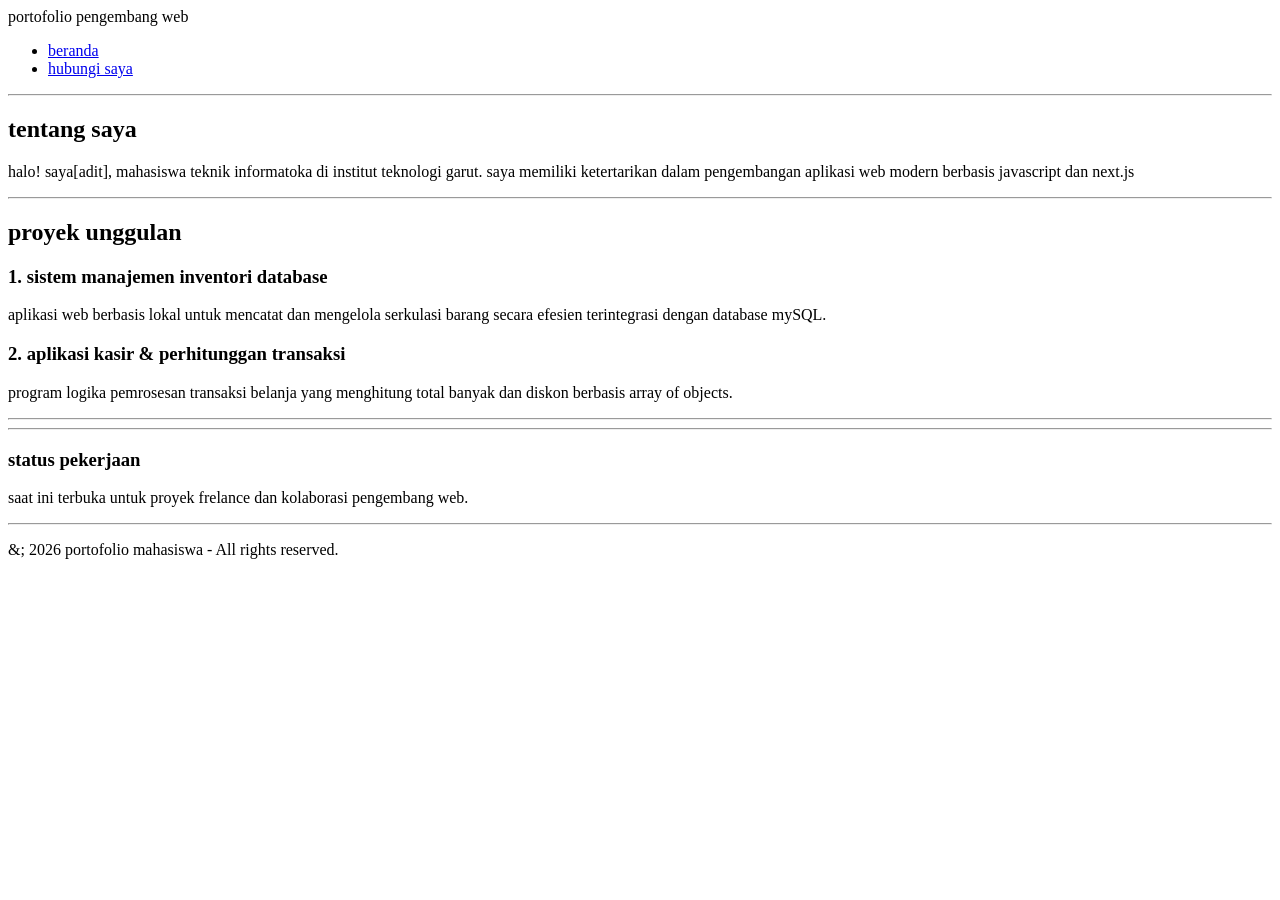
<file: pertemuan 2/index.html>
<!DOCTYPE html>
<html lang="id">
<head>
        <meta charset="UTF-8">
        <meta name="viewport" content="width=device-width, initial-scale=1.0">
        <title>Modul 2 - Web portofolio Mahasiswa </title>
</head>
<body>
    <hl>portofolio pengembang web</hl>
    <nav>
        <ul>
            <li><a href="index.html">beranda</a></li>
            <li><a href="kontek.html">hubungi saya</a></li>

        </ul>
    </nav>
</header>
<hr>
<main>
    <section id="tentang">
        <h2>tentang saya</h2>
        <p>halo! saya[adit], mahasiswa teknik informatoka di institut teknologi garut. saya memiliki ketertarikan dalam pengembangan aplikasi web modern berbasis javascript dan next.js</p>
           
    </section>

           
    <hr>

    <section id="proyek">
        <h2>proyek unggulan</h2>

        <article>
            <header>
                <h3>1. sistem manajemen inventori database</h3>
                <p>aplikasi web berbasis lokal untuk mencatat dan mengelola serkulasi barang secara efesien terintegrasi dengan database mySQL.</p>
                
        </article>

        <article>
            <header>
                <h3>2. aplikasi kasir & perhitunggan transaksi</h3>
                <p>program logika pemrosesan transaksi belanja yang menghitung total banyak dan diskon berbasis array of objects.</p>
            </article>
        </section>

        <hr>
    </main>
    <hr>

    <aside>
        <h3>status pekerjaan</h3>
        <p>saat ini terbuka untuk proyek frelance dan kolaborasi pengembang web.</p>
    </aside>

    <hr>

    <footer>
        <p>&; 2026 portofolio mahasiswa - All rights reserved.</p>
    <footer>

</body>
</html>
</file>
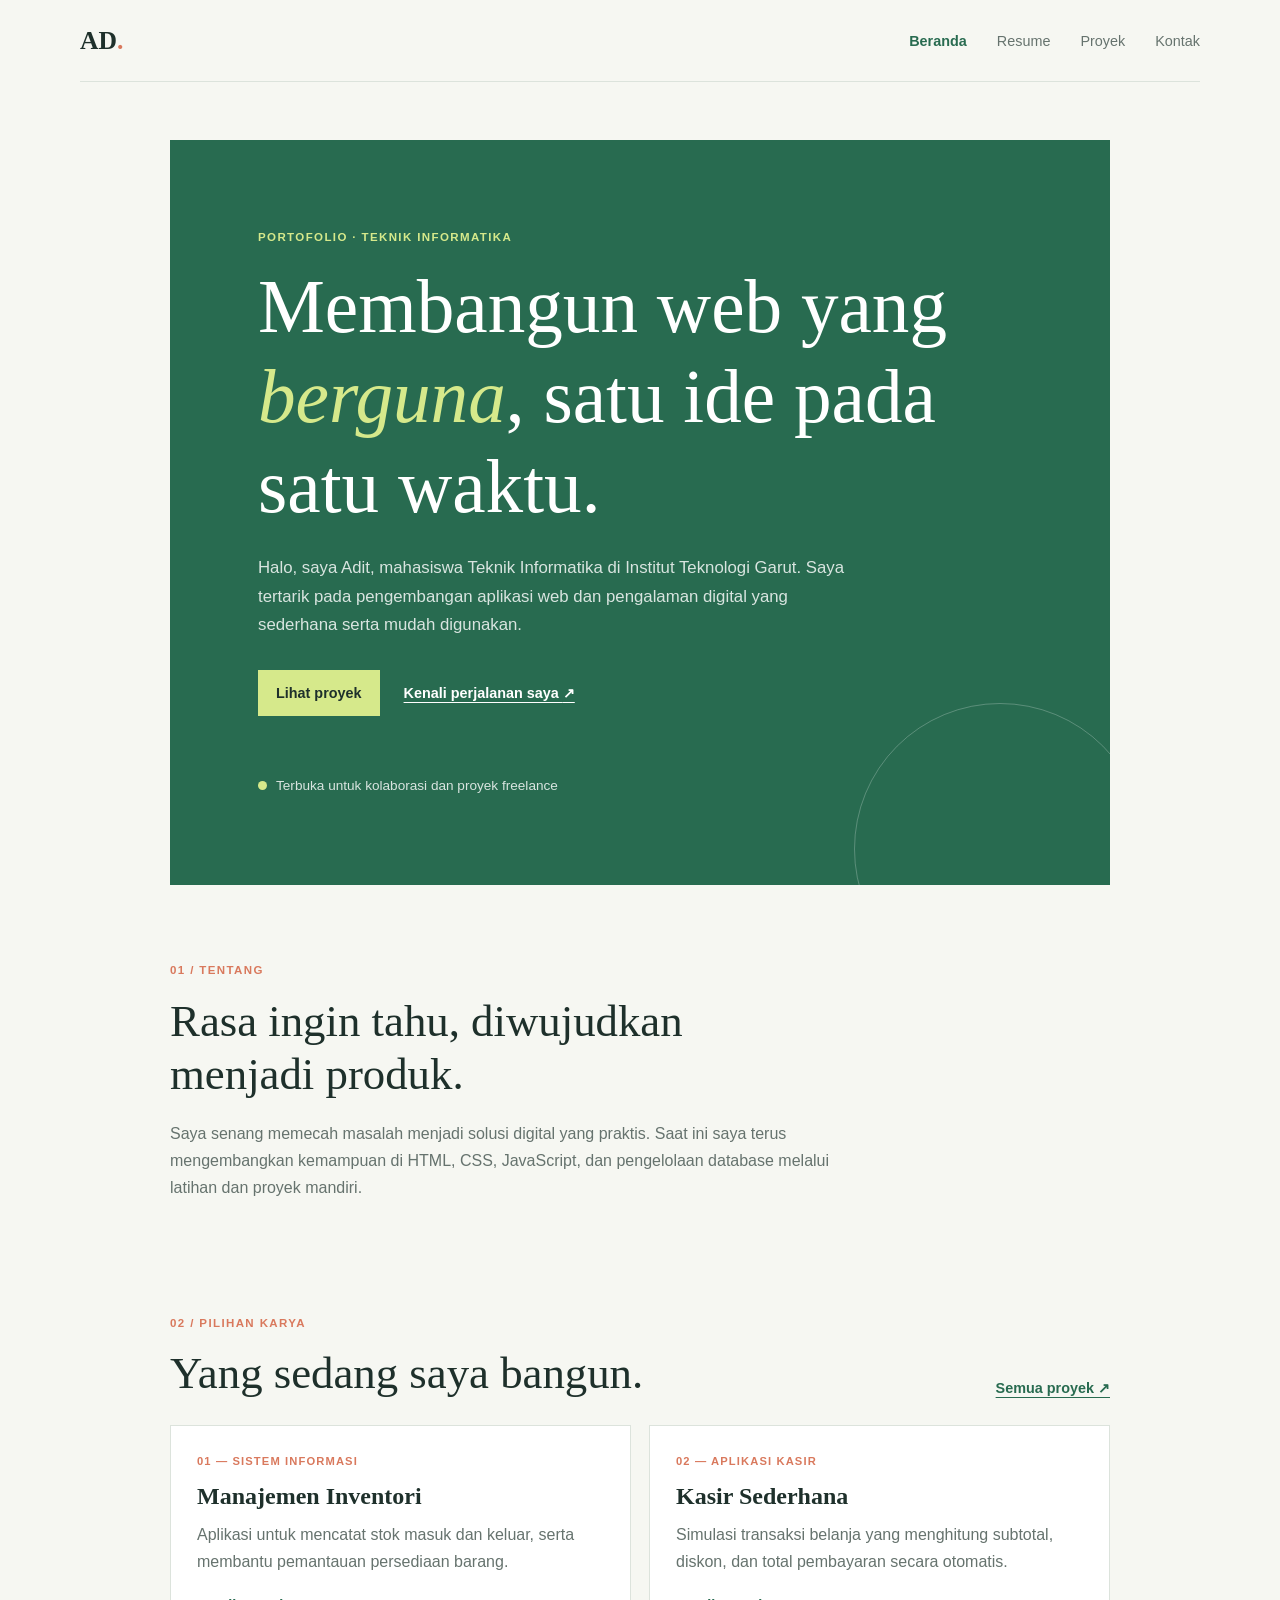
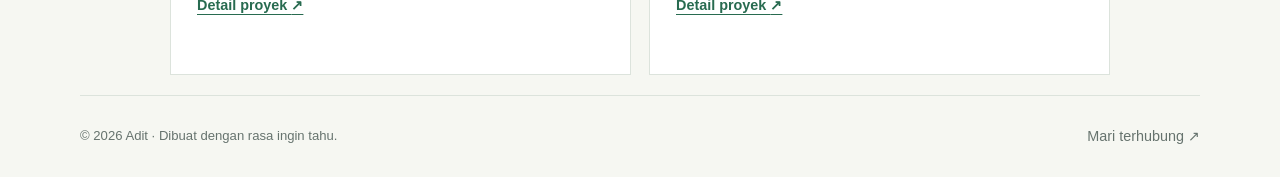
<file: pertemuan 3/index.html>
<!DOCTYPE html>
<!DOCTYPE html>
<html lang="id">
<head>
    <meta charset="UTF-8">
    <meta name="viewport" content="width=device-width, initial-scale=1.0">
    <meta name="description" content="Portofolio Adit, mahasiswa Teknik Informatika dan pengembang web.">
    <title>Beranda | Portofolio Adit</title>
    <link rel="stylesheet" href="style.css">
</head>
<body>
    <header class="site-header">
        <a class="brand" href="index.html">AD<span>.</span></a>
        <nav aria-label="Navigasi utama">
            <ul>
                <li><a aria-current="page" href="index.html">Beranda</a></li>
                <li><a href="resume.html">Resume</a></li>
                <li><a href="project.html">Proyek</a></li>
                <li><a href="kontak.html">Kontak</a></li>
            </ul>
        </nav>
    </header>

    <main>
        <section class="hero">
            <p class="eyebrow">PORTOFOLIO · TEKNIK INFORMATIKA</p>
            <h1>Membangun web yang <span>berguna</span>, satu ide pada satu waktu.</h1>
            <p class="hero-copy">Halo, saya Adit, mahasiswa Teknik Informatika di Institut Teknologi Garut. Saya tertarik pada pengembangan aplikasi web dan pengalaman digital yang sederhana serta mudah digunakan.</p>
            <div class="hero-actions">
                <a class="button" href="project.html">Lihat proyek</a>
                <a class="text-link" href="resume.html">Kenali perjalanan saya <span aria-hidden="true">↗</span></a>
            </div>
            <div class="hero-note"><span class="status-dot"></span> Terbuka untuk kolaborasi dan proyek freelance</div>
        </section>

        <section class="content-section" aria-labelledby="about-title">
            <div class="section-heading">
                <p class="eyebrow">01 / TENTANG</p>
                <h2 id="about-title">Rasa ingin tahu, diwujudkan menjadi produk.</h2>
            </div>
            <p class="section-copy">Saya senang memecah masalah menjadi solusi digital yang praktis. Saat ini saya terus mengembangkan kemampuan di HTML, CSS, JavaScript, dan pengelolaan database melalui latihan dan proyek mandiri.</p>
        </section>

        <section class="content-section" aria-labelledby="featured-title">
            <div class="section-heading section-heading-row">
                <div>
                    <p class="eyebrow">02 / PILIHAN KARYA</p>
                    <h2 id="featured-title">Yang sedang saya bangun.</h2>
                </div>
                <a class="text-link" href="project.html">Semua proyek <span aria-hidden="true">↗</span></a>
            </div>
            <div class="project-grid">
                <article class="project-card">
                    <p class="project-number">01 — SISTEM INFORMASI</p>
                    <h3>Manajemen Inventori</h3>
                    <p>Aplikasi untuk mencatat stok masuk dan keluar, serta membantu pemantauan persediaan barang.</p>
                    <a class="text-link" href="project.html#inventori">Detail proyek <span aria-hidden="true">↗</span></a>
                </article>
                <article class="project-card">
                    <p class="project-number">02 — APLIKASI KASIR</p>
                    <h3>Kasir Sederhana</h3>
                    <p>Simulasi transaksi belanja yang menghitung subtotal, diskon, dan total pembayaran secara otomatis.</p>
                    <a class="text-link" href="project.html#kasir">Detail proyek <span aria-hidden="true">↗</span></a>
                </article>
            </div>
        </section>
    </main>

    <footer class="site-footer">
        <p>© 2026 Adit · Dibuat dengan rasa ingin tahu.</p>
        <a href="kontak.html">Mari terhubung <span aria-hidden="true">↗</span></a>
    </footer>
</body>
</html>
</file>
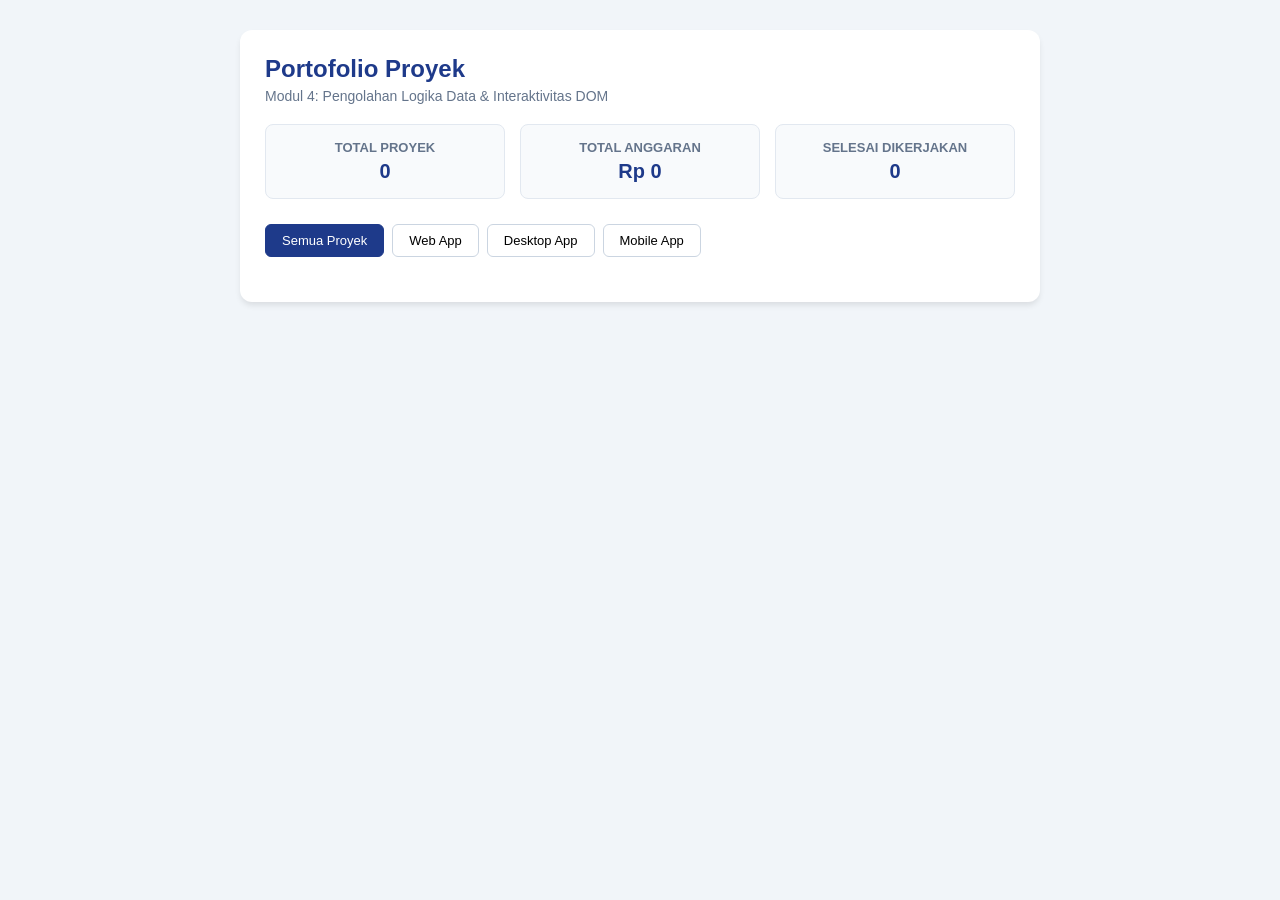
<file: pertemuan 4/index.html>
<!DOCTYPE html> 
<html lang="id"> 
<head> 
    <meta charset="UTF-8"> 
    <meta name="viewport" content="width=device-width, initial-scale=1.0"> 
    <title>Dashboard Portofolio Proyek - Modul 4</title> 
    <style> 
        * { box-sizing: border-box; margin: 0; padding: 0; font-family: 'Segoe UI', Tahoma, Geneva, sans-serif; } 
        body { background-color: #f1f5f9; color: #0f172a; padding: 30px 15px; } 
        .container { max-width: 800px; margin: 0 auto; background: #ffffff; border-radius: 12px; padding: 25px; 
box-shadow: 0 4px 6px -1px rgba(0, 0, 0, 0.1); } 
        h1 { color: #1e3a8a; font-size: 24px; margin-bottom: 5px; } 
        p.subtitle { color: #64748b; margin-bottom: 20px; font-size: 14px; } 
        .stats-grid { display: grid; grid-template-columns: repeat(auto-fit, minmax(200px, 1fr)); gap: 15px; 
margin-bottom: 25px; } 
        .stat-card { background: #f8fafc; border: 1px solid #e2e8f0; border-radius: 8px; padding: 15px; text-align:center; } 
        .stat-card h3 { font-size: 13px; color: #64748b; text-transform: uppercase; margin-bottom: 5px; } 
        .stat-card p { font-size: 20px; font-weight: bold; color: #1e3a8a; } 
        .filter-group { display: flex; gap: 8px; margin-bottom: 20px; flex-wrap: wrap; } 
        .btn-filter { padding: 8px 16px; border: 1px solid #cbd5e1; background: #ffffff; border-radius: 6px; 
cursor: pointer; font-size: 13px; font-weight: 500; transition: all 0.2s; } 
        .btn-filter.active, .btn-filter:hover { background: #1e3a8a; color: #ffffff; border-color: #1e3a8a; } 
        .project-card { border: 1px solid #e2e8f0; border-radius: 8px; padding: 16px; margin-bottom: 12px; 
display: flex; justify-content: space-between; align-items: center; background: #ffffff; transition: transform 
0.15s ease; } 
        .project-card:hover { transform: translateY(-2px); box-shadow: 0 4px 6px rgba(0,0,0,0.05); } 
        .project-info h4 { font-size: 16px; color: #0f172a; margin-bottom: 4px; } 
        .project-category { display: inline-block; font-size: 12px; color: #0284c7; background: #e0f2fe; padding: 
2px 8px; border-radius: 4px; margin-bottom: 6px; font-weight: 600; } 
        .project-budget { font-size: 14px; color: #334155; font-weight: 600; } 
        .badge { padding: 4px 10px; border-radius: 20px; font-size: 12px; font-weight: 600; } 
        .badge-success { background: #dcfce7; color: #166534; } 
        .badge-pending { background: #fef9c3; color: #854d0e; } 
    </style> 
</head> 
<body> 
    <div class="container">

     <h1>Portofolio Proyek</h1> 
        <p class="subtitle">Modul 4: Pengolahan Logika Data & Interaktivitas DOM</p> 
 
        <!-- Kartu Ringkasan Statistik --> 
        <div class="stats-grid"> 
            <div class="stat-card"> 
                <h3>Total Proyek</h3> 
                <p id="stat-total-projects">0</p> 
            </div> 
            <div class="stat-card"> 
                <h3>Total Anggaran</h3> 
                <p id="stat-total-budget">Rp 0</p> 
            </div> 
            <div class="stat-card"> 
                <h3>Selesai Dikerjakan</h3> 
                <p id="stat-completed-projects">0</p> 
            </div> 
        </div> 
 
        <!-- Tombol Filter Kategori --> 
        <div class="filter-group"> 
            <button class="btn-filter active" data-category="Semua">Semua Proyek</button> 
            <button class="btn-filter" data-category="Web App">Web App</button> 
            <button class="btn-filter" data-category="Desktop App">Desktop App</button> 
            <button class="btn-filter" data-category="Mobile App">Mobile App</button> 
        </div> 
 
        <!-- Kontainer Daftar Proyek --> 
        <div id="project-list"></div> 
    </div> 
 
    <script src="main.js></script> 
</body> 
</html>
</file>
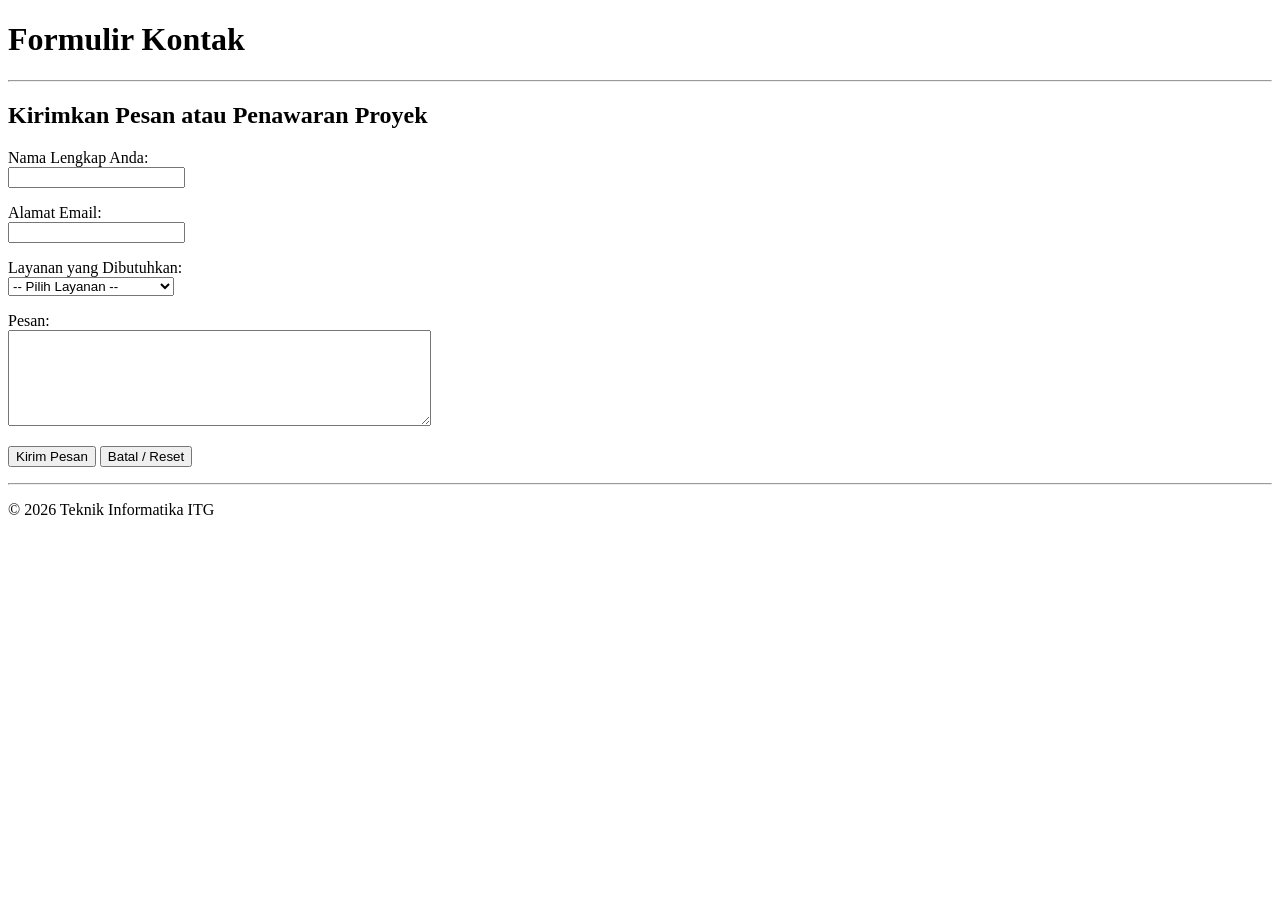
<file: pertemuan 2/kontak.html>
<!DOCTYPE html>
<html lang="id">

<head>
    <meta charset="UTF-8">
    <meta name="viewport" content="width=device-width, initial-scale=1.0">
    <title>Modul 2 - Form Kontak </title>
</head>

<body>

    <header>
        <h1>Formulir Kontak</h1>
    </header>

    <hr>

    <main>
        <section>
            <h2>Kirimkan Pesan atau Penawaran Proyek</h2>

            <form>

                <p>
                    <label for="nama_pengirim">Nama Lengkap Anda:</label><br>
                    <input type="text" id="nama_pengirim" name="nama_pengirim">
                </p>

                <p>
                    <label for="email_pengirim">Alamat Email:</label><br>
                    <input type="email" id="email_pengirim" name="email_pengirim">
                </p>

                <p>
                    <label for="jenis_layanan">Layanan yang Dibutuhkan:</label><br>
                    <select id="jenis_layanan" name="jenis_layanan">
                        <option value="">-- Pilih Layanan --</option>
                        <option value="web">Pembuatan Web</option>
                        <option value="app">Pengembangan Aplikasi</option>
                        <option value="other">Lain-lain</option>
                    </select>
                </p>

                <p>
                    <label for="pesan">Pesan:</label><br>
                    <textarea id="pesan" name="pesan" rows="6" cols="50"></textarea>
                </p>

                <p>
                    <button type="submit">Kirim Pesan</button>
                    <button type="reset">Batal / Reset</button>
                </p>

            </form>
        </section>
    </main>

    <hr>

    <footer>
        <p>&copy; 2026 Teknik Informatika ITG</p>
    </footer>

</body>
</html>
</file>
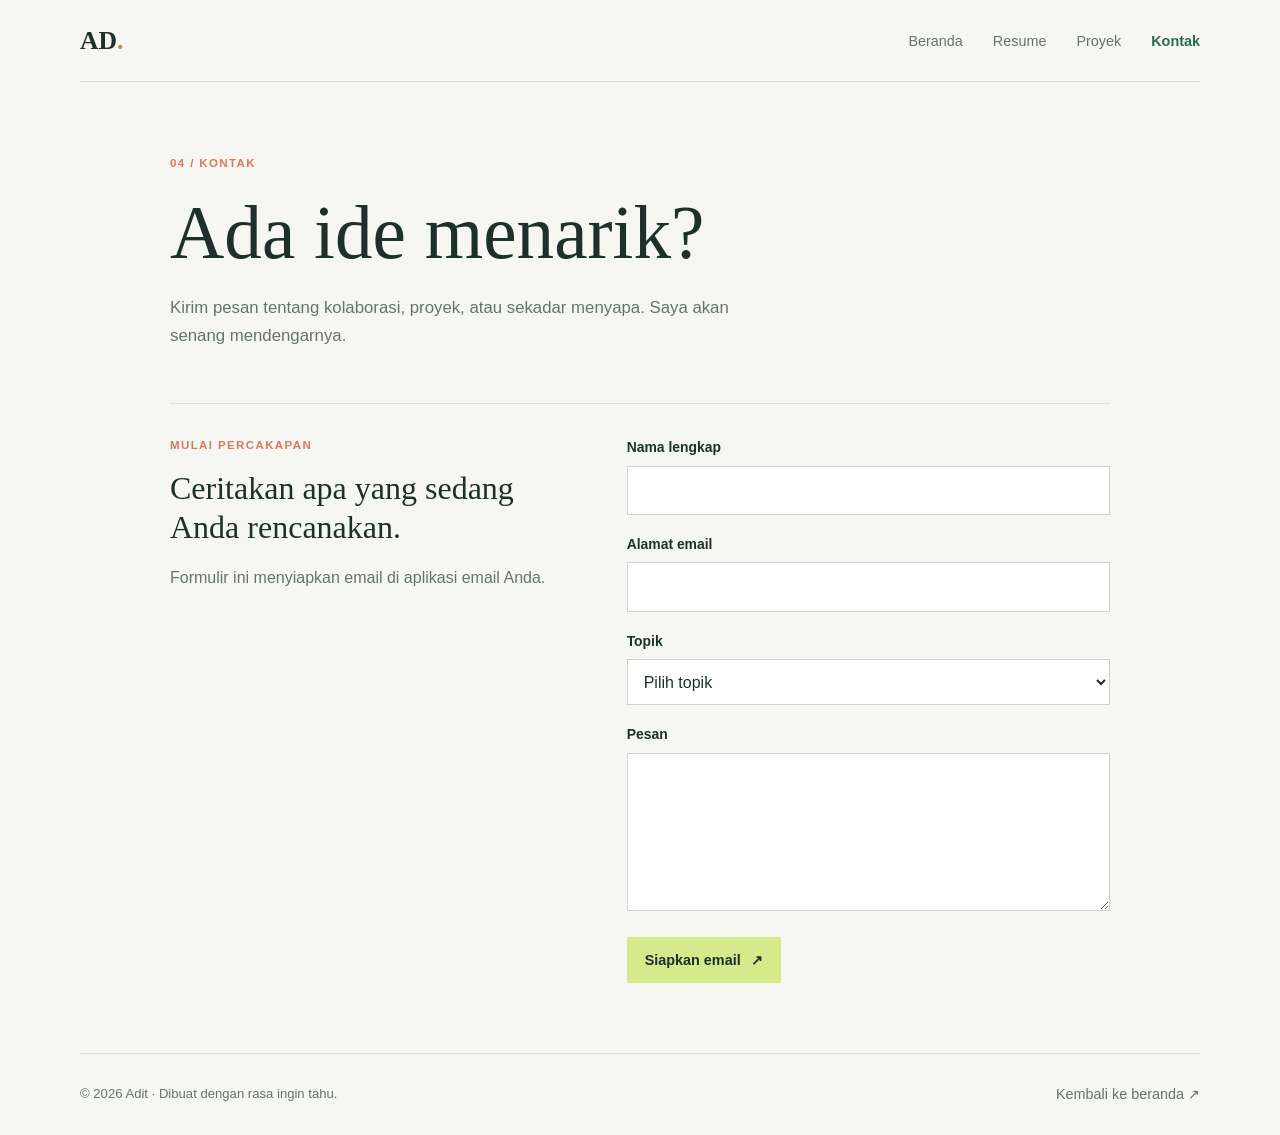
<file: pertemuan 3/kontak.html>
<!DOCTYPE html>
<!DOCTYPE html>
<html lang="id">
<head>
    <meta charset="UTF-8">
    <meta name="viewport" content="width=device-width, initial-scale=1.0">
    <meta name="description" content="Hubungi Adit untuk kolaborasi dan penawaran proyek web.">
    <title>Kontak | Portofolio Adit</title>
    <link rel="stylesheet" href="style.css">
</head>
<body>
    <header class="site-header">
        <a class="brand" href="index.html">AD<span>.</span></a>
        <nav aria-label="Navigasi utama">
            <ul>
                <li><a href="index.html">Beranda</a></li>
                <li><a href="resume.html">Resume</a></li>
                <li><a href="project.html">Proyek</a></li>
                <li><a aria-current="page" href="kontak.html">Kontak</a></li>
            </ul>
        </nav>
    </header>

    <main class="page-main">
        <section class="page-intro">
            <p class="eyebrow">04 / KONTAK</p>
            <h1>Ada ide menarik?</h1>
            <p>Kirim pesan tentang kolaborasi, proyek, atau sekadar menyapa. Saya akan senang mendengarnya.</p>
        </section>

        <section class="contact-layout" aria-labelledby="contact-title">
            <div>
                <p class="eyebrow">MULAI PERCAKAPAN</p>
                <h2 id="contact-title">Ceritakan apa yang sedang Anda rencanakan.</h2>
                <p class="section-copy">Formulir ini menyiapkan email di aplikasi email Anda.</p>
            </div>
            <form action="mailto:adit@example.com" method="post" enctype="text/plain">
                <p>
                    <label for="nama_pengirim">Nama lengkap</label>
                    <input type="text" id="nama_pengirim" name="Nama" autocomplete="name" required>
                </p>
                <p>
                    <label for="email_pengirim">Alamat email</label>
                    <input type="email" id="email_pengirim" name="Email" autocomplete="email" required>
                </p>
                <p>
                    <label for="jenis_layanan">Topik</label>
                    <select id="jenis_layanan" name="Topik" required>
                        <option value="" disabled selected>Pilih topik</option>
                        <option value="web">Pembuatan website</option>
                        <option value="app">Pengembangan aplikasi</option>
                        <option value="collaboration">Kolaborasi</option>
                        <option value="other">Lain-lain</option>
                    </select>
                </p>
                <p>
                    <label for="pesan">Pesan</label>
                    <textarea id="pesan" name="Pesan" rows="5" required></textarea>
                </p>
                <button class="button" type="submit">Siapkan email <span aria-hidden="true">↗</span></button>
            </form>
        </section>
    </main>

    <footer class="site-footer">
        <p>© 2026 Adit · Dibuat dengan rasa ingin tahu.</p>
        <a href="index.html">Kembali ke beranda <span aria-hidden="true">↗</span></a>
    </footer>
</body>
</html>
</file>
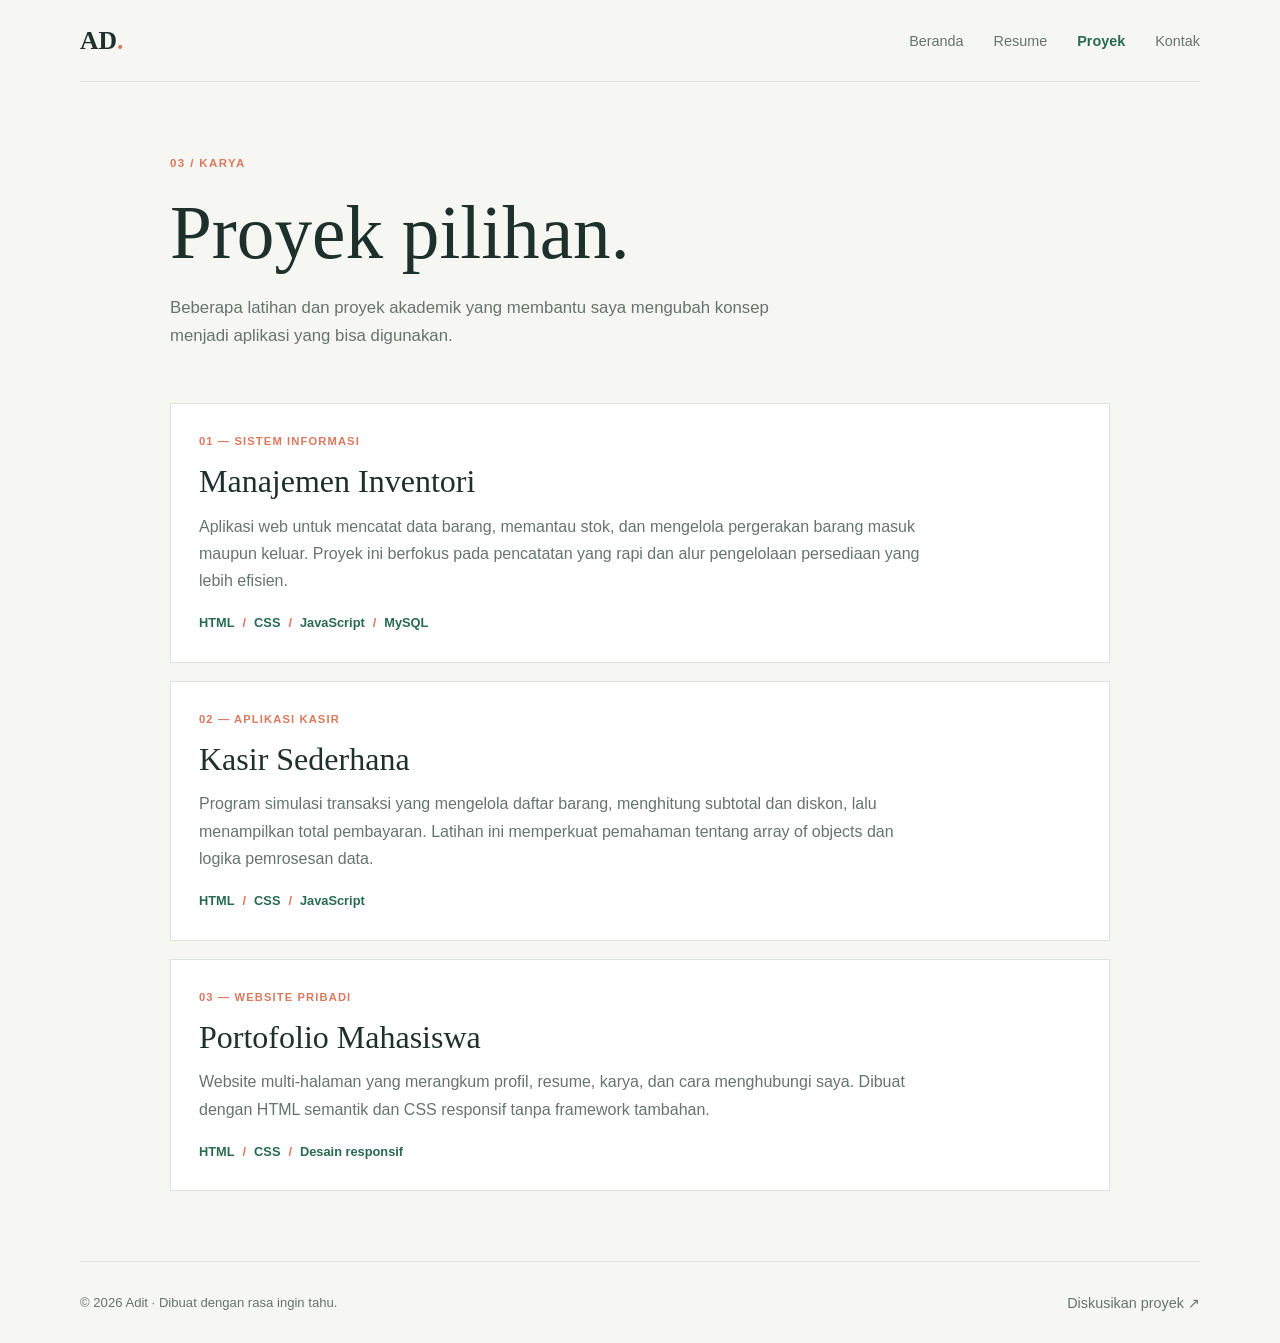
<file: pertemuan 3/project.html>
<!DOCTYPE html>
<html lang="id">
<head>
    <meta charset="UTF-8">
    <meta name="viewport" content="width=device-width, initial-scale=1.0">
    <meta name="description" content="Pilihan proyek pengembangan web Adit.">
    <title>Proyek | Portofolio Adit</title>
    <link rel="stylesheet" href="style.css">
</head>
<body>
    <header class="site-header">
        <a class="brand" href="index.html">AD<span>.</span></a>
        <nav aria-label="Navigasi utama">
            <ul>
                <li><a href="index.html">Beranda</a></li>
                <li><a href="resume.html">Resume</a></li>
                <li><a aria-current="page" href="project.html">Proyek</a></li>
                <li><a href="kontak.html">Kontak</a></li>
            </ul>
        </nav>
    </header>

    <main class="page-main">
        <section class="page-intro">
            <p class="eyebrow">03 / KARYA</p>
            <h1>Proyek pilihan.</h1>
            <p>Beberapa latihan dan proyek akademik yang membantu saya mengubah konsep menjadi aplikasi yang bisa digunakan.</p>
        </section>

        <div class="project-list">
            <article class="project-detail" id="inventori">
                <p class="project-number">01 — SISTEM INFORMASI</p>
                <h2>Manajemen Inventori</h2>
                <p>Aplikasi web untuk mencatat data barang, memantau stok, dan mengelola pergerakan barang masuk maupun keluar. Proyek ini berfokus pada pencatatan yang rapi dan alur pengelolaan persediaan yang lebih efisien.</p>
                <ul class="tag-list" aria-label="Teknologi yang digunakan">
                    <li>HTML</li>
                    <li>CSS</li>
                    <li>JavaScript</li>
                    <li>MySQL</li>
                </ul>
            </article>

            <article class="project-detail" id="kasir">
                <p class="project-number">02 — APLIKASI KASIR</p>
                <h2>Kasir Sederhana</h2>
                <p>Program simulasi transaksi yang mengelola daftar barang, menghitung subtotal dan diskon, lalu menampilkan total pembayaran. Latihan ini memperkuat pemahaman tentang array of objects dan logika pemrosesan data.</p>
                <ul class="tag-list" aria-label="Teknologi yang digunakan">
                    <li>HTML</li>
                    <li>CSS</li>
                    <li>JavaScript</li>
                </ul>
            </article>

            <article class="project-detail" id="portofolio">
                <p class="project-number">03 — WEBSITE PRIBADI</p>
                <h2>Portofolio Mahasiswa</h2>
                <p>Website multi-halaman yang merangkum profil, resume, karya, dan cara menghubungi saya. Dibuat dengan HTML semantik dan CSS responsif tanpa framework tambahan.</p>
                <ul class="tag-list" aria-label="Teknologi yang digunakan">
                    <li>HTML</li>
                    <li>CSS</li>
                    <li>Desain responsif</li>
                </ul>
            </article>
        </div>
    </main>

    <footer class="site-footer">
        <p>© 2026 Adit · Dibuat dengan rasa ingin tahu.</p>
        <a href="kontak.html">Diskusikan proyek <span aria-hidden="true">↗</span></a>
    </footer>
</body>
</html>
</file>
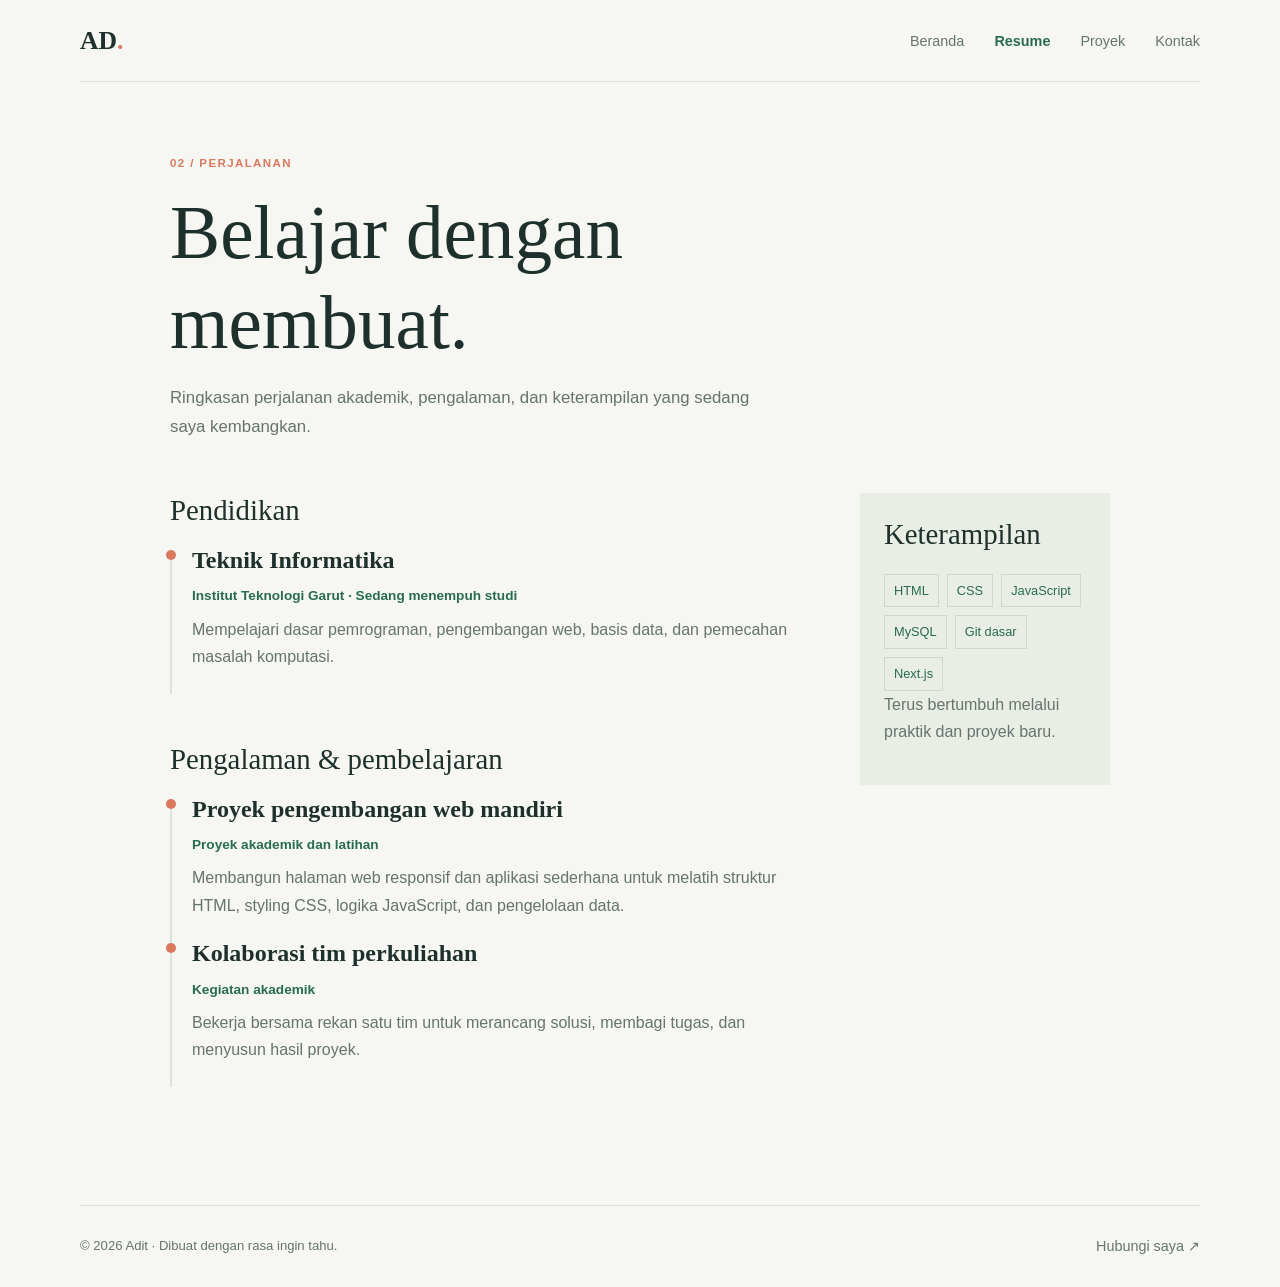
<file: pertemuan 3/resume.html>
<!DOCTYPE html>
<html lang="id">
<head>
    <meta charset="UTF-8">
    <meta name="viewport" content="width=device-width, initial-scale=1.0">
    <meta name="description" content="Resume dan keterampilan Adit, mahasiswa Teknik Informatika.">
    <title>Resume | Portofolio Adit</title>
    <link rel="stylesheet" href="style.css">
</head>
<body>
    <header class="site-header">
        <a class="brand" href="index.html">AD<span>.</span></a>
        <nav aria-label="Navigasi utama">
            <ul>
                <li><a href="index.html">Beranda</a></li>
                <li><a aria-current="page" href="resume.html">Resume</a></li>
                <li><a href="project.html">Proyek</a></li>
                <li><a href="kontak.html">Kontak</a></li>
            </ul>
        </nav>
    </header>

    <main class="page-main">
        <section class="page-intro">
            <p class="eyebrow">02 / PERJALANAN</p>
            <h1>Belajar dengan membuat.</h1>
            <p>Ringkasan perjalanan akademik, pengalaman, dan keterampilan yang sedang saya kembangkan.</p>
        </section>

        <div class="resume-layout">
            <div>
                <section class="resume-group" aria-labelledby="education-title">
                    <h2 id="education-title">Pendidikan</h2>
                    <article class="resume-entry">
                        <h3>Teknik Informatika</h3>
                        <p class="resume-meta">Institut Teknologi Garut · Sedang menempuh studi</p>
                        <p>Mempelajari dasar pemrograman, pengembangan web, basis data, dan pemecahan masalah komputasi.</p>
                    </article>
                </section>

                <section class="resume-group" aria-labelledby="experience-title">
                    <h2 id="experience-title">Pengalaman & pembelajaran</h2>
                    <article class="resume-entry">
                        <h3>Proyek pengembangan web mandiri</h3>
                        <p class="resume-meta">Proyek akademik dan latihan</p>
                        <p>Membangun halaman web responsif dan aplikasi sederhana untuk melatih struktur HTML, styling CSS, logika JavaScript, dan pengelolaan data.</p>
                    </article>
                    <article class="resume-entry">
                        <h3>Kolaborasi tim perkuliahan</h3>
                        <p class="resume-meta">Kegiatan akademik</p>
                        <p>Bekerja bersama rekan satu tim untuk merancang solusi, membagi tugas, dan menyusun hasil proyek.</p>
                    </article>
                </section>
            </div>

            <aside class="skills" aria-labelledby="skills-title">
                <h2 id="skills-title">Keterampilan</h2>
                <ul class="skill-list">
                    <li>HTML</li>
                    <li>CSS</li>
                    <li>JavaScript</li>
                    <li>MySQL</li>
                    <li>Git dasar</li>
                    <li>Next.js</li>
                </ul>
                <p class="section-copy">Terus bertumbuh melalui praktik dan proyek baru.</p>
            </aside>
        </div>
    </main>

    <footer class="site-footer">
        <p>© 2026 Adit · Dibuat dengan rasa ingin tahu.</p>
        <a href="kontak.html">Hubungi saya <span aria-hidden="true">↗</span></a>
    </footer>
</body>
</html>
</file>
<file: pertemuan 3/style.css>
:root {
    color-scheme: light;
    --ink: #1e302b;
    --muted: #66736e;
    --paper: #f6f7f2;
    --surface: #ffffff;
    --line: #dce3dc;
    --green: #286b50;
    --lime: #d6e98b;
    --coral: #d9795d;
    --serif: Georgia, "Times New Roman", serif;
    --sans: "Trebuchet MS", "Segoe UI", sans-serif;
}

* {
    box-sizing: border-box;
}

html {
    scroll-behavior: smooth;
}

body {
    margin: 0;
    background: var(--paper);
    color: var(--ink);
    font-family: var(--sans);
    line-height: 1.7;
}

a {
    color: inherit;
}

.site-header,
.site-footer {
    width: min(1120px, calc(100% - 48px));
    margin: 0 auto;
    display: flex;
    align-items: center;
    justify-content: space-between;
}

.site-header {
    min-height: 82px;
    border-bottom: 1px solid var(--line);
}

.brand {
    color: var(--ink);
    font-family: var(--serif);
    font-size: 1.6rem;
    font-weight: 700;
    text-decoration: none;
}

.brand span {
    color: var(--coral);
}

nav ul {
    display: flex;
    gap: 30px;
    margin: 0;
    padding: 0;
    list-style: none;
}

nav a,
.site-footer a {
    color: var(--muted);
    font-size: 0.9rem;
    text-decoration: none;
}

nav a:hover,
nav a[aria-current="page"],
.site-footer a:hover {
    color: var(--green);
}

nav a[aria-current="page"] {
    font-weight: 700;
}

.hero,
.content-section,
.page-main {
    width: min(940px, calc(100% - 48px));
    margin-right: auto;
    margin-left: auto;
}

.hero {
    position: relative;
    margin-top: 58px;
    padding: clamp(36px, 8vw, 88px);
    overflow: hidden;
    background: var(--green);
    color: white;
}

.hero::after {
    position: absolute;
    right: -36px;
    bottom: -110px;
    width: 290px;
    height: 290px;
    border: 1px solid rgba(255, 255, 255, 0.24);
    border-radius: 50%;
    content: "";
}

.eyebrow {
    margin: 0 0 14px;
    color: var(--coral);
    font-size: 0.72rem;
    font-weight: 700;
    letter-spacing: 0.12em;
}

.hero .eyebrow {
    color: var(--lime);
}

h1,
h2,
h3,
p {
    margin-top: 0;
}

h1,
h2,
h3 {
    line-height: 1.2;
}

.hero h1,
.page-intro h1 {
    max-width: 760px;
    margin-bottom: 22px;
    font-family: var(--serif);
    font-size: clamp(2.5rem, 6vw, 4.7rem);
    font-weight: 400;
}

.hero h1 span {
    color: var(--lime);
    font-style: italic;
}

.hero-copy {
    max-width: 610px;
    color: rgba(255, 255, 255, 0.82);
    font-size: 1.05rem;
}

.hero-actions {
    display: flex;
    align-items: center;
    flex-wrap: wrap;
    gap: 24px;
    margin-top: 30px;
}

.button {
    display: inline-flex;
    min-height: 46px;
    align-items: center;
    justify-content: center;
    gap: 10px;
    padding: 10px 18px;
    border: 0;
    background: var(--lime);
    color: var(--ink);
    font: inherit;
    font-size: 0.9rem;
    font-weight: 700;
    text-decoration: none;
    cursor: pointer;
}

.button:hover {
    background: #e4f2b6;
}

.text-link {
    color: var(--green);
    font-size: 0.9rem;
    font-weight: 700;
    text-decoration-thickness: 1px;
    text-underline-offset: 4px;
}

.hero .text-link {
    color: white;
}

.hero-note {
    position: relative;
    z-index: 1;
    display: flex;
    align-items: center;
    gap: 9px;
    margin-top: 58px;
    color: rgba(255, 255, 255, 0.82);
    font-size: 0.85rem;
}

.status-dot {
    width: 9px;
    height: 9px;
    border-radius: 50%;
    background: var(--lime);
}

.content-section {
    padding: 76px 0 20px;
}

.section-heading {
    max-width: 560px;
}

.section-heading h2,
.contact-layout h2 {
    margin-bottom: 18px;
    font-family: var(--serif);
    font-size: clamp(1.8rem, 4vw, 2.8rem);
    font-weight: 400;
}

.section-copy {
    max-width: 690px;
    color: var(--muted);
}

.section-heading-row {
    max-width: none;
    display: flex;
    align-items: end;
    justify-content: space-between;
    gap: 20px;
    margin-bottom: 24px;
}

.section-heading-row h2 {
    margin-bottom: 0;
}

.project-grid {
    display: grid;
    grid-template-columns: repeat(2, minmax(0, 1fr));
    gap: 18px;
}

.project-card {
    min-height: 250px;
    padding: 26px;
    border: 1px solid var(--line);
    background: var(--surface);
}

.project-number {
    color: var(--coral);
    font-size: 0.7rem;
    font-weight: 700;
    letter-spacing: 0.1em;
}

.project-card h3,
.resume-entry h3 {
    margin-bottom: 10px;
    font-family: var(--serif);
    font-size: 1.5rem;
}

.project-card > p:not(.project-number) {
    min-height: 54px;
    color: var(--muted);
}

.page-main {
    min-height: calc(100vh - 164px);
    padding-top: 72px;
    padding-bottom: 70px;
}

.page-intro {
    max-width: 720px;
    margin-bottom: 52px;
}

.page-intro h1 {
    margin-bottom: 16px;
    color: var(--ink);
}

.page-intro > p:last-child {
    max-width: 600px;
    color: var(--muted);
    font-size: 1.05rem;
}

.resume-layout {
    display: grid;
    grid-template-columns: minmax(0, 1fr) 250px;
    gap: 64px;
}

.resume-group {
    margin-bottom: 48px;
}

.resume-group > h2,
.skills h2 {
    margin-bottom: 22px;
    font-family: var(--serif);
    font-size: 1.8rem;
    font-weight: 400;
}

.resume-entry {
    padding: 0 0 24px 20px;
    border-left: 2px solid var(--line);
}

.resume-entry::before {
    display: block;
    width: 10px;
    height: 10px;
    margin-left: -26px;
    border-radius: 50%;
    background: var(--coral);
    content: "";
}

.resume-entry h3 {
    margin-top: -14px;
}

.resume-meta {
    margin-bottom: 8px;
    color: var(--green);
    font-size: 0.85rem;
    font-weight: 700;
}

.resume-entry p:last-child {
    margin-bottom: 0;
    color: var(--muted);
}

.skills {
    align-self: start;
    padding: 24px;
    background: #e9eee4;
}

.skill-list {
    display: flex;
    flex-wrap: wrap;
    gap: 8px;
    margin: 0;
    padding: 0;
    list-style: none;
}

.skill-list li {
    padding: 5px 9px;
    border: 1px solid #ccd8ca;
    color: var(--green);
    font-size: 0.8rem;
}

.project-list {
    display: grid;
    gap: 18px;
}

.project-detail {
    padding: 28px;
    border: 1px solid var(--line);
    background: var(--surface);
}

.project-detail h2 {
    margin-bottom: 12px;
    font-family: var(--serif);
    font-size: 2rem;
    font-weight: 400;
}

.project-detail > p:not(.project-number) {
    max-width: 740px;
    color: var(--muted);
}

.tag-list {
    display: flex;
    flex-wrap: wrap;
    gap: 8px;
    margin: 18px 0 0;
    padding: 0;
    list-style: none;
}

.tag-list li {
    color: var(--green);
    font-size: 0.8rem;
    font-weight: 700;
}

.tag-list li + li::before {
    margin-right: 8px;
    color: var(--coral);
    content: "/";
}

.contact-layout {
    display: grid;
    grid-template-columns: minmax(0, 0.8fr) minmax(280px, 1fr);
    gap: 70px;
    padding-top: 32px;
    border-top: 1px solid var(--line);
}

.contact-layout h2 {
    font-size: 2rem;
}

form p {
    margin-bottom: 18px;
}

label {
    display: block;
    margin-bottom: 6px;
    font-size: 0.87rem;
    font-weight: 700;
}

input,
select,
textarea {
    width: 100%;
    min-height: 46px;
    padding: 10px 12px;
    border: 1px solid #cbd5cd;
    border-radius: 0;
    background: var(--surface);
    color: var(--ink);
    font: inherit;
}

textarea {
    min-height: 130px;
    resize: vertical;
}

input:focus,
select:focus,
textarea:focus {
    outline: 2px solid var(--green);
    outline-offset: 2px;
}

.site-footer {
    min-height: 82px;
    border-top: 1px solid var(--line);
    color: var(--muted);
    font-size: 0.82rem;
}

.site-footer p {
    margin: 0;
}

@media (max-width: 700px) {
    .site-header,
    .site-footer,
    .hero,
    .content-section,
    .page-main {
        width: min(100% - 32px, 560px);
    }

    .site-header {
        min-height: 72px;
        align-items: flex-start;
        flex-direction: column;
        justify-content: center;
        gap: 5px;
    }

    nav ul {
        flex-wrap: wrap;
        gap: 8px 20px;
    }

    nav a {
        font-size: 0.82rem;
    }

    .hero {
        margin-top: 24px;
        padding: 34px 24px;
    }

    .hero-note {
        margin-top: 38px;
    }

    .content-section {
        padding-top: 56px;
    }

    .section-heading-row {
        align-items: flex-start;
        flex-direction: column;
    }

    .project-grid,
    .resume-layout,
    .contact-layout {
        grid-template-columns: 1fr;
        gap: 26px;
    }

    .project-card > p:not(.project-number) {
        min-height: 0;
    }

    .page-main {
        min-height: calc(100vh - 144px);
        padding-top: 48px;
    }

    .page-intro {
        margin-bottom: 38px;
    }

    .contact-layout {
        padding-top: 24px;
    }

    .site-footer {
        min-height: 76px;
        align-items: flex-start;
        flex-direction: column;
        justify-content: center;
        gap: 4px;
    }
}
</file>
